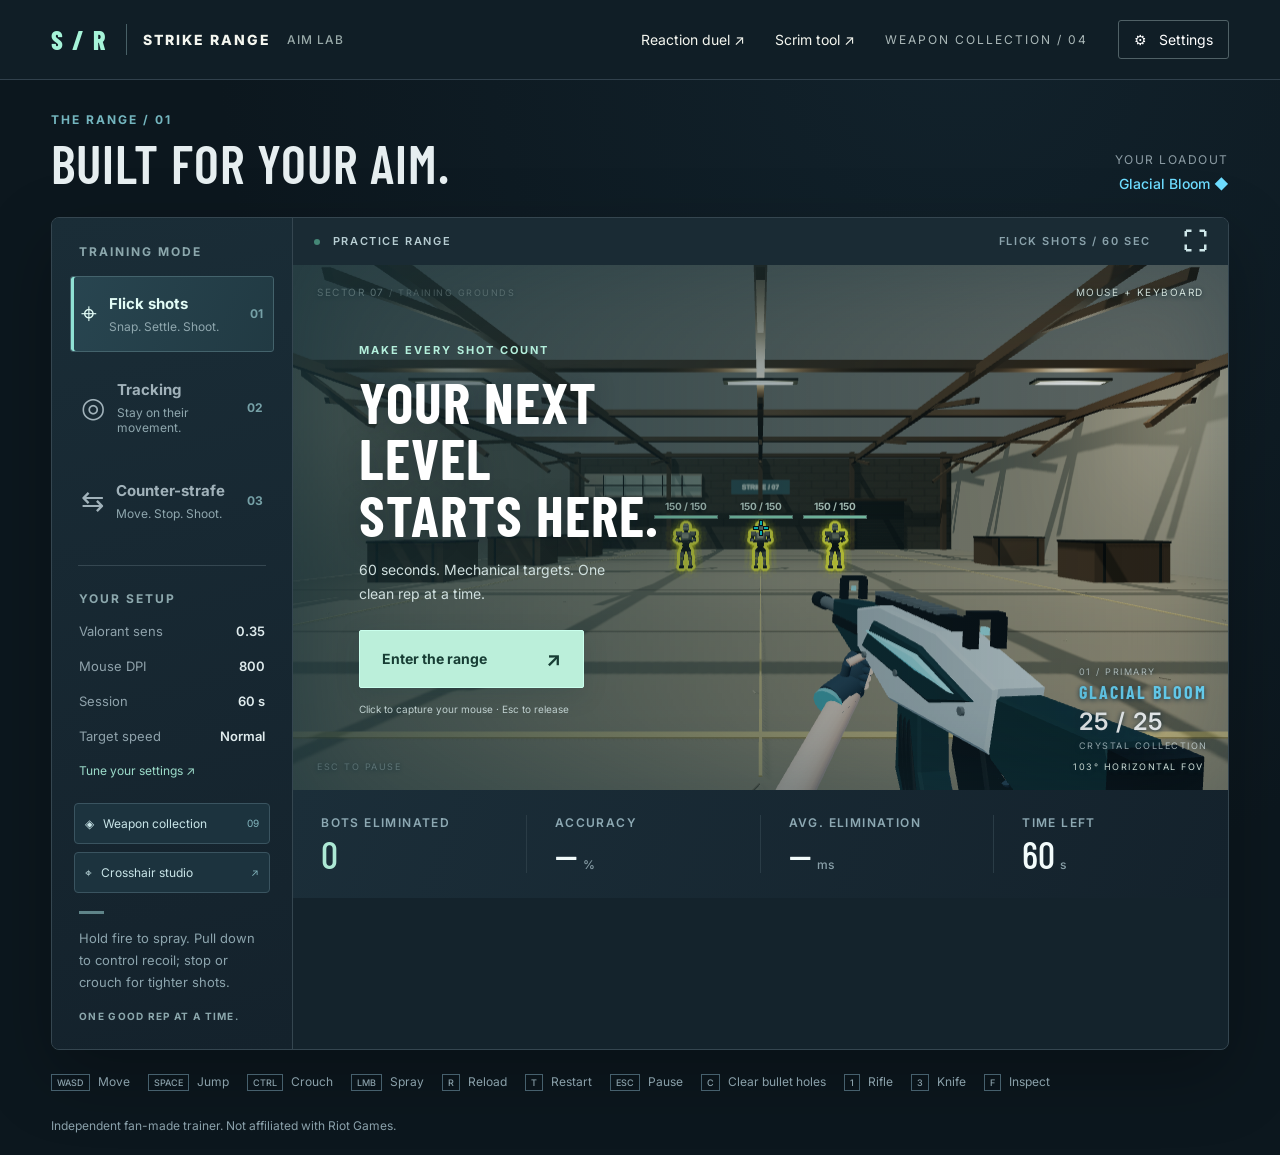
<file: aimtrainer/index.html>
<!doctype html><html lang="en"><head><meta charset="UTF-8"><meta name="viewport" content="width=device-width, initial-scale=1.0"><title>Strike Range — Tactical Aim Training</title><meta name="description" content="Practice tactical flicks and smooth tracking in a 3D range with Valorant sensitivity settings."><link rel="stylesheet" href="style.css"></head><body>
<header><a class="brand" href="./"><span class="mark">S / R</span> STRIKE RANGE<span class="tag">AIM LAB</span></a><div class="top-right" style="flex-wrap:wrap"><a href="../reaction-duel/" style="color:inherit;font-size:14px;text-decoration:none">Reaction duel ↗</a><a href="../" style="color:inherit;font-size:14px;text-decoration:none">Scrim tool ↗</a><span class="desktop-label">WEAPON COLLECTION / 04</span><button id="settingsButton" class="icon-button">⚙ <span>Settings</span></button></div></header>
<main><section class="intro"><div><div class="eyebrow">THE RANGE / 01</div><h1>Built for your aim.</h1></div><div class="session-meta"><span>YOUR LOADOUT</span><strong id="equippedName">Glacial Bloom <i>◆</i></strong></div></section>
<section class="workspace"><aside class="sidebar"><div class="eyebrow">TRAINING MODE</div><button class="mode selected" data-mode="flick"><span class="mode-icon">⌖</span><span><strong>Flick shots</strong><small>Snap. Settle. Shoot.</small></span><b>01</b></button><button class="mode" data-mode="track"><span class="mode-icon">◎</span><span><strong>Tracking</strong><small>Stay on their movement.</small></span><b>02</b></button><button class="mode" data-mode="counter"><span class="mode-icon">⇆</span><span><strong>Counter-strafe</strong><small>Move. Stop. Shoot.</small></span><b>03</b></button><div class="divider"></div><div class="eyebrow">YOUR SETUP</div><dl><div><dt>Valorant sens</dt><dd id="sensDisplay">0.35</dd></div><div><dt>Mouse DPI</dt><dd id="dpiDisplay">800</dd></div><div><dt>Session</dt><dd id="durationDisplay">60 s</dd></div><div><dt>Target speed</dt><dd id="speedDisplay">Normal</dd></div></dl><button class="text-button" id="tuneButton">Tune your settings ↗</button><div class="loadout-actions"><button id="collectionButton">◈ &nbsp; Weapon collection <span>09</span></button><button id="crosshairButton">⌖ &nbsp; Crosshair studio <span>↗</span></button></div><div class="sidebar-bottom"><span class="mini-line"></span><p id="coach">Let the crosshair settle before you click. Clean hits come before speed.</p><span class="eyebrow">ONE GOOD REP AT A TIME.</span></div></aside>
<div class="range-column"><div class="range-toolbar"><span><i class="live-dot"></i> PRACTICE RANGE</span><span id="modeLabel">FLICK SHOTS / 60 SEC</span><button id="fullscreen" aria-label="Toggle fullscreen">⛶</button></div><div id="arena"><canvas id="game" aria-label="3D aim training range"></canvas><div class="arena-vignette"></div><div class="arena-top"><span>SECTOR 07 <small> / TRAINING GROUNDS</small></span><span id="inputState">MOUSE + KEYBOARD</span></div><div id="spreadRing" hidden></div><div id="crosshair"><i></i><b></b></div><div id="jellyPrompt" hidden><b>E</b> Eat the meat jelly</div><div id="dizzyStatus" role="status" hidden></div><div id="movementFeedback" hidden><strong>STRAFE LEFT OR RIGHT</strong><span>Move again for each rep</span></div><div id="hitmarker">×</div><div class="weapon-label"><span id="weaponSlot">01 / PRIMARY</span><strong id="weaponName">GLACIAL BLOOM</strong><b id="ammoCount" class="ammo-count">25 / 25</b><small id="weaponFinish">ROOT COLLECTION · 01</small></div><div class="arena-bottom"><span id="arenaHint">ESC TO PAUSE</span><span>103° HORIZONTAL FOV</span></div><div id="overlay"><div class="start-card"><span class="eyebrow" id="overlayEyebrow">MAKE EVERY SHOT COUNT</span><h2 id="overlayTitle">Your next level<br>starts here.</h2><p id="overlayText">60 seconds. Mechanical targets. One clean rep at a time.</p><button class="primary" id="start">Enter the range <span>↗</span></button><small id="startHint">Click to capture your mouse · Esc to release</small></div></div></div><div class="stats"><div><span id="scoreLabel">BOTS ELIMINATED</span><strong id="score">0</strong></div><div><span id="accuracyLabel">ACCURACY</span><strong id="accuracy">—<small>%</small></strong></div><div><span id="reactionLabel">AVG. REACTION</span><strong id="reaction">—<small>ms</small></strong></div><div><span>TIME LEFT</span><strong id="time">60<small>s</small></strong></div></div></div></section>
<footer><span><b>WASD</b> Move <b>SPACE</b> Jump <b>CTRL</b> Crouch <b>LMB</b> Spray <b>R</b> Reload <b>T</b> Restart <b>ESC</b> Pause <b>C</b> Clear bullet holes <b>1</b> Rifle <b>3</b> Knife <b>F</b> Inspect</span><span>Independent fan-made trainer. Not affiliated with Riot Games.</span></footer><p class="mobile-note">Built for a desktop mouse. Open on a computer to train.</p></main>
<dialog id="settings"><form id="settingsForm"><div class="dialog-heading"><div><span class="eyebrow">MAKE IT YOURS</span><h2>Range settings</h2></div><button type="button" id="closeSettings" aria-label="Close settings">×</button></div><div class="field-grid"><label>Valorant sensitivity<input name="sens" type="number" min="0.001" max="10" step="0.001" required></label><label>Mouse DPI<input name="dpi" type="number" min="50" max="50000" step="1" required></label><label>Bots in range<select name="botCount"><option value="3">3 bots</option><option value="5">5 bots</option><option value="10">10 bots</option></select></label><label>Session length<select name="duration"><option value="30">30 seconds</option><option value="60">60 seconds</option><option value="120">120 seconds</option></select></label><label>Target speed<select name="speed"><option value="0.65">Slow</option><option value="1">Normal</option><option value="1.5">Fast</option></select></label><label>Target hitbox<select name="hitbox"><option value="all">Head + body</option><option value="head">Head only</option></select></label><label>Enemy outline<select name="enemyOutline"><option value="yellow">Yellow</option><option value="red">Red</option><option value="purple">Purple</option></select></label></div><div class="range-toggles"><label class="check"><input type="checkbox" name="infiniteAmmo"> Infinite ammo — no reloads</label><label class="check"><input type="checkbox" name="bulletTrails"> Bullet trails</label></div><label class="check"><input type="checkbox" name="sound"> Shot and hit sounds</label><div class="sensitivity-note"><strong id="cm360">— cm / 360°</strong><p>Uses a 0.07° × sensitivity rotation scale and requests raw mouse input. Keep the same mouse DPI as Valorant. DPI here calculates cm/360; it does not change rotation.</p><p>Browsers and OS input can differ, so an exact match is not guaranteed. Use desktop Chrome or Edge and compare a full 360° turn with your game.</p></div><button type="submit" class="primary">Save settings <span>✓</span></button></form></dialog><dialog id="collection" class="wide-dialog"><div class="dialog-heading"><div><span class="eyebrow">THE ARMORY / RIFLES + BLADES</span><h2>WEAPON COLLECTION</h2></div><button id="closeCollection" aria-label="Close collection">×</button></div><p class="dialog-intro">Choose your finish. Your sensitivity and handling stay the same.</p><section class="knife-loadout"><h3>Blade collection</h3><p>1 Rifle · 3 Knife · F Inspect · Left click Slash</p><div class="field-grid"><label>Knife<select id="knifeType"></select></label><label>Finish<select id="knifeSkin"></select></label></div><button class="primary" id="equipKnife">Equip knife ↗</button><p id="knifeEquipped" role="status">Gilded · Nebula · Inferno · Jade — available for every blade</p></section><div id="skinGrid" class="skin-grid"></div><p class="quiet">Equipped instantly · Saved on this device · All skins included</p></dialog>
<dialog id="crosshairDialog" class="wide-dialog"><div class="dialog-heading"><div><span class="eyebrow">PRECISION / PERSONALIZED</span><h2>Crosshair studio</h2></div><button id="closeCrosshair" aria-label="Close crosshair studio">×</button></div><div class="crosshair-layout"><div><div class="crosshair-preview"><div id="crosshairPreview"></div><span>LIVE PREVIEW · 1:1 PIXELS</span></div><label>Crosshair color<input type="color" id="chColor"></label><label class="check"><input type="checkbox" id="chOutline"> Outlines</label><label class="check"><input type="checkbox" id="chDot"> Center dot</label><label class="check"><input type="checkbox" id="chInner"> Inner lines</label><label class="check"><input type="checkbox" id="chOuter"> Outer lines</label></div><div id="crosshairControls" class="field-grid"></div></div><div class="code-panel"><label for="crosshairCode">Valorant profile code</label><textarea id="crosshairCode" rows="3" placeholder="0;P;c;…" spellcheck="false"></textarea><div class="code-actions"><button id="importCode">Import code</button><button id="exportCode">Export / copy code</button></div><p id="codeStatus" role="status">Supports primary static crosshairs. ADS, sniper, and dynamic error settings are not reproduced. Code exchange has not been verified in the Valorant client.</p></div><button id="saveCrosshair" class="primary">Equip crosshair <span>✓</span></button></dialog><script type="module" src="game.js"></script></body></html>
</file>
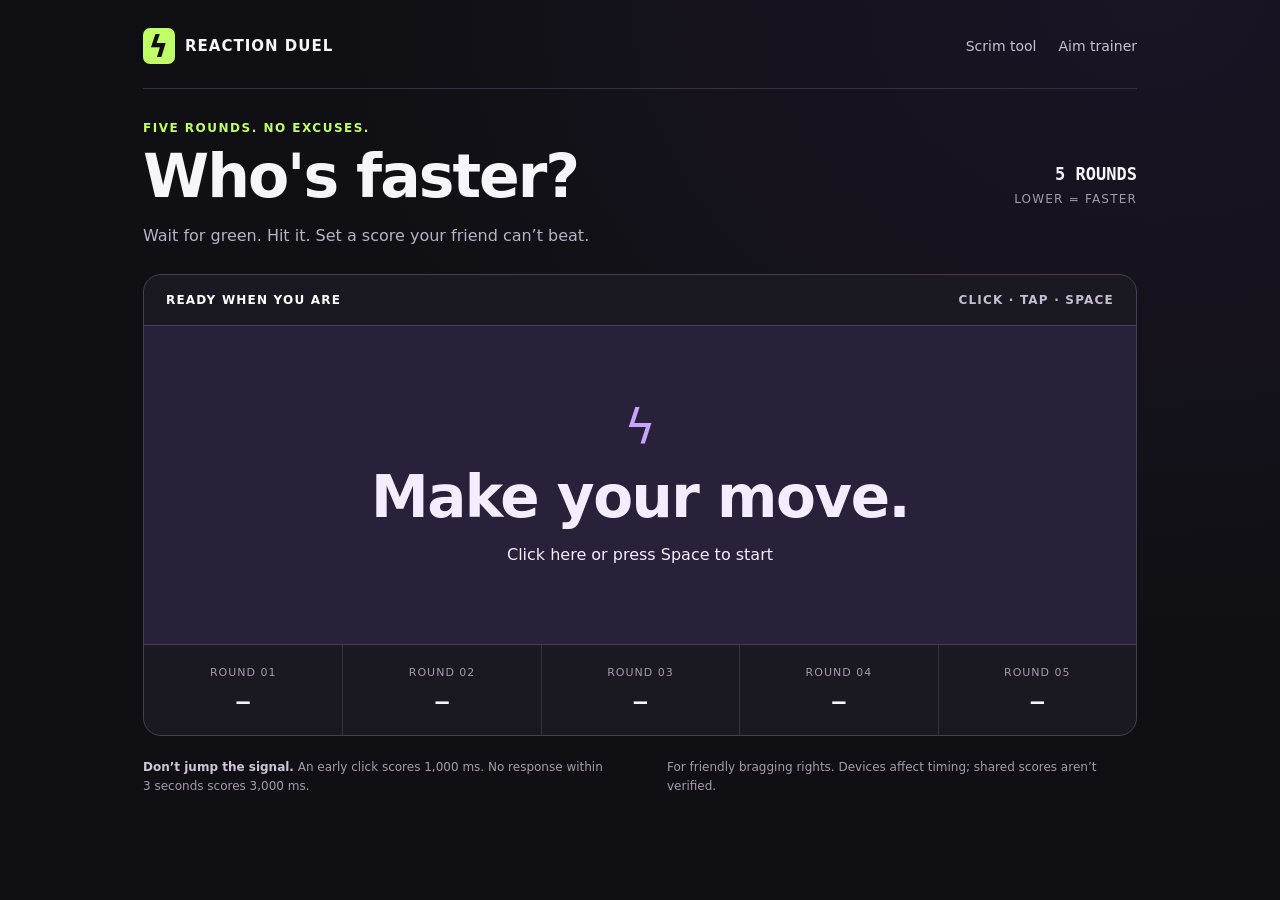
<file: reaction-duel/index.html>
<!doctype html>
<html lang="en"><head><meta charset="UTF-8"><meta name="viewport" content="width=device-width,initial-scale=1"><meta name="description" content="Five rounds. One average. Challenge a friend to beat your reaction time."><title>Reaction Duel · n9cs</title><link rel="icon" href="data:image/svg+xml,%3Csvg xmlns='http://www.w3.org/2000/svg' viewBox='0 0 32 32'%3E%3Crect width='32' height='32' rx='8' fill='%23191624'/%3E%3Cpath d='M18 3 7 18h8l-1 11 12-17h-9z' fill='%23c0ff65'/%3E%3C/svg%3E"><link rel="stylesheet" href="duel.css"><script src="duel.js" defer></script></head>
<body><main><header><a class="brand" href="./"><span class="bolt">ϟ</span> REACTION DUEL</a><nav aria-label="Other tools"><a href="../">Scrim tool</a><a href="../aimtrainer/">Aim trainer</a></nav></header>
<div class="intro"><div><p class="eyebrow">FIVE ROUNDS. NO EXCUSES.</p><h1>Who's faster?</h1><p>Wait for green. Hit it. Set a score your friend can’t beat.</p></div><span class="format">5 ROUNDS<span>LOWER = FASTER</span></span></div>
<aside id="challenge" hidden><span>CHALLENGE ACCEPTED?</span><p>Your friend set <strong id="target"></strong>. Beat their five-round average.</p><a href="./">Clear challenge</a></aside>
<section class="arena" aria-label="Reaction game"><div class="arena-bar"><span id="round-label">READY WHEN YOU ARE</span><span>CLICK · TAP · SPACE</span></div>
<button id="pad" data-state="idle" type="button" aria-describedby="pad-hint"><span class="signal" aria-hidden="true">ϟ</span><strong id="pad-title">Make your move.</strong><span id="pad-hint">Click here or press Space to start</span></button>
<div class="rounds" aria-label="Round results"><div><span>ROUND 01</span><strong id="r0">—</strong></div><div><span>ROUND 02</span><strong id="r1">—</strong></div><div><span>ROUND 03</span><strong id="r2">—</strong></div><div><span>ROUND 04</span><strong id="r3">—</strong></div><div><span>ROUND 05</span><strong id="r4">—</strong></div></div></section>
<section id="results" hidden aria-labelledby="results-title"><div><p class="eyebrow" id="results-title">YOUR FIVE-ROUND AVERAGE</p><p class="average"><strong id="average">—</strong><span>ms</span></p><p id="verdict"></p></div><div class="result-actions"><button class="primary" id="share">Challenge a friend ↗</button><button class="secondary" id="again">Run it back</button><p id="share-status" role="status">Send your score link. Your friend plays on their device.</p><input id="share-link" aria-label="Challenge link to copy" readonly hidden></div></section>
<p id="announcement" class="sr-only" role="status" aria-live="polite"></p>
<footer><p><b>Don’t jump the signal.</b> An early click scores 1,000 ms. No response within 3 seconds scores 3,000 ms.</p><p>For friendly bragging rights. Devices affect timing; shared scores aren’t verified.</p></footer>
</main></body></html>
</file>
<file: aimtrainer/style.css>
@import url('https://fonts.googleapis.com/css2?family=Barlow+Condensed:wght@500;600;700;800&family=Inter:wght@400;500;600;700;800&display=swap');
:root{--ink:#182a30;--muted:#718084;--line:#d9dfdc;--mint:#a6f4d8;--paper:#eef0eb;--cross:#6effd4}*{box-sizing:border-box}body{margin:0;background:var(--paper);color:var(--ink);font-family:Inter,Arial,sans-serif;font-size:14px}button,input,select{font:inherit}button{cursor:pointer}button:focus-visible,a:focus-visible{outline:3px solid #208e80;outline-offset:4px}header{height:80px;padding:0 4%;background:#13282e;color:#f4f6ef;display:flex;align-items:center;justify-content:space-between}.brand{text-decoration:none;color:inherit;display:flex;align-items:center;gap:16px;font-weight:800;letter-spacing:2px}.mark{font-family:'Barlow Condensed',sans-serif;font-size:26px;color:#a6f4d8;border-right:1px solid #486066;padding-right:18px}.tag{font-size:12px;letter-spacing:1px;color:#99aaa9;font-weight:500}.top-right{display:flex;align-items:center;gap:30px}.desktop-label{font-size:12px;letter-spacing:2px;color:#aab8b8}.icon-button{background:none;border:1px solid #506166;color:white;padding:10px 15px;border-radius:3px}.icon-button span{margin-left:8px}main{max-width:1640px;margin:auto;padding:34px 4% 18px}.intro{display:flex;align-items:end;justify-content:space-between;margin-bottom:25px}.eyebrow{font-size:12px;font-weight:700;letter-spacing:2px;color:#6c7b7a}h1{font-family:'Barlow Condensed',Impact,sans-serif;font-size:50px;line-height:1.05;text-transform:uppercase;margin:9px 0 0;letter-spacing:.5px}.session-meta{text-align:right;display:grid;gap:8px}.session-meta>span{font-size:12px;color:var(--muted);letter-spacing:1.5px}.session-meta strong{font-size:14px;font-weight:500}.session-meta i{color:#369faf;font-style:normal;margin-left:12px}.workspace{display:grid;grid-template-columns:240px minmax(0,1fr);border:1px solid #ccd4d0;background:#f9faf5;box-shadow:0 15px 50px #18302d08}.sidebar{padding:26px 18px;display:flex;flex-direction:column}.sidebar>.eyebrow{margin:0 9px 17px}.mode{display:flex;align-items:center;gap:12px;text-align:left;background:none;border:1px solid transparent;width:100%;padding:17px 10px;border-radius:3px;margin-bottom:10px;color:#5b6c6d}.mode.selected{border-color:#bacfc6;background:#e4eee7;color:#172f30;box-shadow:inset 3px 0 #347a69}.mode:hover{background:#eaf0e9}.mode-icon{font-size:28px;font-weight:400}.mode strong{font-size:15px;display:block}.mode small{display:block;font-size:12px;color:#73817e;margin-top:6px}.mode b{font-size:12px;color:#899c92;margin-left:auto}.divider{height:1px;background:var(--line);margin:16px 8px 25px}dl{margin:0 9px}dl div{display:flex;justify-content:space-between;margin-bottom:19px}dt{color:#7d8885;font-size:13px}dd{margin:0;font-size:13px;font-weight:600}.text-button{border:0;background:none;text-align:left;font-size:12px;color:#398071;margin:0 9px;padding:0}.sidebar-bottom{margin:auto 9px 0;padding-top:35px}.sidebar-bottom p{font-size:13px;line-height:1.7;color:#7a8781}.sidebar-bottom .eyebrow{font-size:10px;letter-spacing:1.3px}.mini-line{display:block;width:25px;height:3px;background:#b5c8bd}.range-column{min-width:0;border-left:1px solid #d3dbd6}.range-toolbar{height:47px;background:#e7ece6;display:flex;align-items:center;gap:20px;padding:0 21px;font-size:11px;letter-spacing:1.6px;font-weight:600}.range-toolbar>span:nth-child(2){margin-left:auto;color:#75827a}.range-toolbar button{border:0;background:none;font-size:24px;color:#4c645d;padding:0 0 0 12px}.live-dot{display:inline-block;width:6px;height:6px;background:#458776;border-radius:50%;margin-right:8px}#arena{position:relative;aspect-ratio:16/9;background:#87a7b3;overflow:hidden;isolation:isolate}#arena:fullscreen{width:100vw;height:100vh;aspect-ratio:auto}canvas{display:block;width:100%;height:100%}.arena-vignette{position:absolute;inset:0;pointer-events:none;box-shadow:inset 0 0 90px #19383955}.arena-top,.arena-bottom{position:absolute;left:24px;right:24px;display:flex;justify-content:space-between;pointer-events:none;color:#eaf7ee;font-size:10px;letter-spacing:1.5px;text-shadow:0 1px 4px #102b35}.arena-top{top:21px}.arena-top small{opacity:.6;font-size:9px}.arena-bottom{bottom:18px;font-size:9px}.weapon-label{position:absolute;right:24px;bottom:42px;display:grid;gap:4px;color:#edfcff;pointer-events:none;text-shadow:0 1px 5px #122a38}.weapon-label span,.weapon-label small{font-size:9px;letter-spacing:1.5px;opacity:.7}.weapon-label strong{font-family:'Barlow Condensed',sans-serif;font-size:23px;letter-spacing:2px}#crosshair{position:absolute;top:50%;left:50%;width:14px;height:14px;transform:translate(-50%,-50%);pointer-events:none;filter:drop-shadow(0 0 1px #000)}#crosshair i,#crosshair b{position:absolute;background:var(--cross)}#crosshair i{width:14px;height:2px;top:6px}#crosshair b{height:14px;width:2px;left:6px}#hitmarker{position:absolute;left:50%;top:50%;transform:translate(-50%,-50%);color:white;font-size:35px;opacity:0;pointer-events:none}#overlay{position:absolute;inset:0;background:linear-gradient(90deg,#173239ba,#112b3a15);display:flex;align-items:center;padding:5% 7%}.start-card{color:white;max-width:350px}.start-card .eyebrow{color:#b4efdc;font-size:11px}.start-card h2{font-family:'Barlow Condensed',Impact,sans-serif;font-size:clamp(30px,4.5vw,65px);line-height:.98;text-transform:uppercase;letter-spacing:1px;margin:16px 0}.start-card p{font-size:13px;line-height:1.7;color:#d0e0df;max-width:255px}.primary{display:flex;align-items:center;justify-content:space-between;gap:25px;background:#b6f5d7;color:#173d34;border:0;padding:16px 22px;font-size:14px;font-weight:700;border-radius:2px;min-width:225px;margin-top:24px}.primary:hover{background:#d1ffe7}.primary span{font-size:20px}.start-card>small{display:block;font-size:10px;color:#bfd0cf;margin-top:15px}.stats{display:grid;grid-template-columns:repeat(4,1fr);padding:24px 0}.stats>div{padding:0 28px;border-right:1px solid var(--line)}.stats>div:last-child{border:0}.stats span{font-size:10px;font-weight:600;letter-spacing:1.4px;color:#7e8b85;display:block}.stats strong{display:block;font-family:'Barlow Condensed',sans-serif;font-size:38px;font-weight:500;margin-top:5px;line-height:1}.stats small{font-family:Inter,sans-serif;font-size:12px;color:#8d9991;margin-left:5px}footer{display:flex;justify-content:space-between;gap:20px;margin-top:19px;font-size:10px;color:#85918a}footer b{font-weight:500;border:1px solid #d0d8d0;padding:2px 5px;margin:0 5px 0 15px;font-size:9px}footer b:first-child{margin-left:0}.mobile-note{display:none}dialog{border:1px solid #c9d9cf;border-radius:8px;padding:30px;width:min(540px,94vw);max-height:90vh;overflow:auto;background:#f8faf5;color:var(--ink);box-shadow:0 25px 100px #0007}dialog::backdrop{background:#081e29aa;backdrop-filter:blur(5px)}.dialog-heading{display:flex;justify-content:space-between;align-items:center;margin-bottom:25px}.dialog-heading h2{font-family:'Barlow Condensed',sans-serif;font-size:34px;margin:6px 0}.dialog-heading button{border:0;background:none;font-size:30px;color:#657e73}.field-grid{display:grid;grid-template-columns:1fr 1fr;gap:20px}label{font-size:14px;font-weight:500}input[type=number],select{display:block;width:100%;margin-top:9px;padding:12px 10px;background:#fff;border:1px solid #c7d5ce;border-radius:3px;color:#20362e}.check{display:flex;align-items:center;gap:9px;margin-top:22px}.sensitivity-note{background:#e9f0e9;padding:16px;margin-top:22px;border-left:3px solid #7cae97}.sensitivity-note p{font-size:12px;line-height:1.6;color:#62766d;margin:8px 0 0}.sensitivity-note strong{font-size:16px}dialog .primary{width:100%}[hidden]{display:none!important}@media(min-width:1600px){main{padding-top:50px}.sidebar{padding-top:30px}.workspace{grid-template-columns:260px 1fr}}@media(max-width:1000px){.workspace{grid-template-columns:195px 1fr}.sidebar{padding:20px 10px}.stats>div{padding:0 15px}.sidebar-bottom{display:none}.start-card h2{font-size:40px}.range-toolbar{font-size:9px;gap:10px}.desktop-label{display:none}}@media(max-width:700px){header{height:65px}.tag{display:none}main{padding:24px 4%}.intro{align-items:center}h1{font-size:37px}.session-meta{font-size:11px}.workspace{display:flex;flex-direction:column}.sidebar{display:grid;grid-template-columns:1fr 1fr;padding:10px;gap:8px}.sidebar>.eyebrow,.sidebar dl,.sidebar .divider,.sidebar .text-button{display:none}.mode{margin:0;padding:10px}.mode b{display:none}.range-column{border-left:0}.range-toolbar{padding:0 12px}#arena{aspect-ratio:4/3}.arena-top{left:12px;right:12px;font-size:8px}.arena-top small{display:none}#overlay{padding:25px}.start-card h2{font-size:39px}.start-card p{font-size:12px}.weapon-label{display:none}.stats{padding:20px 0}.stats>div{padding:0 10px}.stats span{font-size:8px;letter-spacing:.6px}.stats strong{font-size:29px}footer{flex-direction:column;font-size:9px;gap:12px}.mobile-note{display:block;font-size:12px;color:#59786a}.field-grid{gap:13px}.brand{font-size:13px;gap:10px}.mark{padding-right:10px;font-size:23px}}
/* Collection update: graphite surfaces, luminous accents, and clearer hierarchy. */
:root{--ink:#e6eef0;--muted:#8c9ca4;--line:#2a3c46;--paper:#0c171e;--skin-accent:#6ddcff}body{background:radial-gradient(ellipse at 75% 0,#1d384755,transparent 55%),#0c171e;color:var(--ink)}header{background:#101e26;border-bottom:1px solid #31414c}main{padding-top:32px}.intro .eyebrow{color:#74b6bf}h1{font-size:53px;font-weight:600;letter-spacing:1px}.session-meta strong{color:var(--skin-accent)}.workspace{background:#14232c;border:1px solid #354650;border-radius:8px;overflow:hidden;box-shadow:0 25px 70px #0004}.sidebar{background:linear-gradient(165deg,#1a2d37,#14222c)}.eyebrow{color:#8ca8ad}.mode{color:#a1b2ba}.mode.selected{background:linear-gradient(110deg,#284550,#213a43);color:#e2fcf6;border-color:#44636c;box-shadow:inset 3px 0 #8fe1d4}.mode:hover{background:#243b45}.mode small{color:#8fa7ae}.mode b{color:#76a1a7}dt{color:#8fa2ab}dd{color:#dfebed}.text-button{color:#9cdcca}.range-column{border-color:#354650}.range-toolbar{background:#1a2b34;color:#b7cdd2}.range-toolbar>span:nth-child(2){color:#8ba3ac}.range-toolbar button{color:#cee7e9}.stats{background:linear-gradient(110deg,#1b2e39,#14222c);padding:25px 0}.stats span{color:#8da9b3}.stats strong{color:#f2fbfb}.stats>div:first-child strong{color:#ade9d5}.stats small{color:#8aa0a9}.sidebar-bottom p{color:#8ca4ad}.sidebar-bottom{padding-top:25px}.divider{background:#354751}.mini-line{background:#5f8489}.loadout-actions{display:grid;gap:8px;margin:25px 4px 0}.loadout-actions button{display:flex;align-items:center;justify-content:space-between;background:#1c333e;color:#c9e5e8;border:1px solid #3a5460;border-radius:4px;padding:12px 10px;font-size:12px;text-align:left}.loadout-actions button:hover{background:#294654;border-color:#7eb7bc}.loadout-actions span{margin-left:auto;font-size:10px;color:#84b7bf}.primary{background:#bbefda;border:1px solid #caffed;box-shadow:0 7px 25px #072e3725}.start-card h2{text-shadow:0 4px 24px #00131f55}.arena-vignette{box-shadow:inset 0 0 100px #12303c66}.start-card p{font-size:14px}.stats span,footer{font-size:12px}footer{color:#8aa0aa;line-height:1.8}footer b{border-color:#46606d}.weapon-label strong{color:var(--skin-accent)}.icon-button:hover{background:#233d49}dialog{color:#e6eef0;background:#172933;border-color:#49616d;box-shadow:0 25px 100px #0009}dialog::backdrop{background:#020a12bb;backdrop-filter:blur(8px)}.dialog-heading button{color:#b9ced3}.wide-dialog{width:min(850px,95vw);padding:32px}.dialog-heading h2{font-size:36px}.dialog-intro{color:#95b0ba;margin-top:-10px;font-size:14px}.skin-grid{display:grid;grid-template-columns:1fr 1fr;gap:18px;margin-top:25px}.skin-card{background:#14212d;border:1px solid #3a505b;border-radius:5px;color:#eff9ff;text-align:left;padding:0;overflow:hidden;transition:transform .16s,border-color .16s}.skin-card:hover{transform:translateY(-3px);border-color:var(--finish)}.skin-card[aria-pressed=true]{border-color:var(--finish);box-shadow:0 0 0 1px var(--finish)}.skin-art{position:relative;min-height:100px;border-bottom:1px solid #2f4350}.skin-art img{display:block;width:100%;aspect-ratio:500/260;object-fit:contain}.skin-art>span{position:absolute;left:15px;top:12px;font-size:9px;letter-spacing:1.4px;color:var(--finish)}.skin-copy{padding:16px}.skin-copy h3{font-family:'Barlow Condensed',sans-serif;letter-spacing:.5px;font-size:26px;margin:0 0 7px}.skin-copy p{font-size:12px;color:#8fa8b5;margin:0 0 18px}.equip-label{font-size:10px;letter-spacing:1.5px;color:var(--finish)}.quiet{color:#8fa8b5;font-size:12px;margin-bottom:0}.field-grid input,.field-grid select{background:#10202a;border-color:#3b5765;color:#e1eff1}label{color:#b9d0d8}input[type=color]{display:block;width:100%;height:38px;background:#10202a;border:1px solid #415967;border-radius:4px;margin-top:10px}input[type=checkbox]{accent-color:#9bddcc}.sensitivity-note{background:#203a43;border-color:#7eb7ae}.sensitivity-note p{color:#a7bfc8}.crosshair-layout{display:grid;grid-template-columns:210px 1fr;gap:28px}.crosshair-preview{position:relative;display:flex;align-items:center;justify-content:center;height:155px;margin-bottom:20px;background:linear-gradient(145deg,#759098,#3f555f);border:1px solid #63838e;border-radius:5px}.crosshair-preview>span{position:absolute;bottom:12px;font-size:9px;letter-spacing:1.4px;color:#d3e4e7}.crosshair-layout .field-grid{gap:12px 16px}.crosshair-layout label{font-size:12px}.crosshair-layout input[type=number]{margin-top:5px;padding:8px 10px}.crosshair-layout .check{margin-top:16px}.code-panel{border-top:1px solid #35505c;margin-top:25px;padding-top:22px}textarea{display:block;width:100%;resize:vertical;background:#0e1e27;border:1px solid #3b5765;border-radius:4px;color:#c4e9e6;padding:12px;margin-top:10px;font:12px/1.6 monospace}.code-actions{display:flex;gap:10px;margin-top:12px}.code-actions button{background:#294753;border:1px solid #4e707d;border-radius:3px;color:#ddf6f5;padding:10px 15px;font-size:13px}#codeStatus{font-size:12px;color:#9db5c0;line-height:1.65}#crosshair{transform:none}#crosshair>span{pointer-events:none}.mobile-note{color:#a5c2c7}@media(max-width:1000px){.sidebar-bottom{display:none}.loadout-actions{margin-top:20px}.stats>div{padding:0 15px}.stats span{font-size:10px;letter-spacing:1px}footer{font-size:10px}}@media(max-width:700px){h1{font-size:35px}.loadout-actions{grid-column:1/-1;grid-template-columns:1fr 1fr;margin:0}.skin-grid{gap:12px}.skin-copy{padding:12px}.skin-copy h3{font-size:22px}.skin-copy p{font-size:11px}.wide-dialog{padding:20px}.dialog-heading h2{font-size:29px}.crosshair-layout{grid-template-columns:1fr;gap:20px}.crosshair-preview{height:130px}.crosshair-layout .field-grid{grid-template-columns:1fr 1fr}.stats span{font-size:8px}.session-meta>span{font-size:10px}.session-meta strong{font-size:12px}.intro{gap:12px}}
/* Game HUD stays above the 3D viewmodels. */
.arena-vignette{z-index:2;pointer-events:none}.arena-top,.arena-bottom,.weapon-label{z-index:3}#crosshair,#hitmarker{z-index:4}#overlay{z-index:5}.skin-art{background:radial-gradient(ellipse at 55% 60%,#324451,#13222f 75%);overflow:hidden}.skin-art img{height:auto;aspect-ratio:3/2;object-fit:contain;transition:transform .2s}.skin-card:hover .skin-art img{transform:scale(1.035)}.skin-art>span{z-index:2;text-shadow:0 1px 5px #000}.brand{font-size:14px}.start-card h2{font-size:clamp(32px,4.5vw,65px)}@media(max-width:700px){.brand{font-size:11px;letter-spacing:1px}}

.weapon-label{bottom:39px;right:20px}.weapon-label strong{font-size:18px}
.ammo-count{font-size:24px;color:#fff;letter-spacing:1px;font-weight:600}.bot-health{position:absolute;z-index:3;transform:translate(-50%,-100%);width:64px;text-align:center;color:#e9ffef;font-size:10px;font-weight:700;pointer-events:none;text-shadow:0 1px 3px #000}.bot-health i{display:block;height:4px;background:#172d28;border:1px solid #b4e5ca88;margin-top:3px}.bot-health i b{display:block;height:100%;background:#9efbd0}.bot-health strong{position:absolute;top:-25px;left:0;right:0;font-size:18px;color:#ffe9a0}footer>span:first-child{line-height:2.2}footer{flex-wrap:wrap}
.range-toggles{margin-top:22px;padding:0 16px 16px;background:#20343e;border:1px solid #3b5360;border-radius:4px}.range-toggles .check{margin-top:16px}
#jellyPrompt{position:absolute;left:50%;bottom:22%;transform:translateX(-50%);z-index:4;color:#efffd9;background:#1d302cee;border:1px solid #b9d594;padding:12px 18px;border-radius:4px;font-size:14px;pointer-events:none;white-space:nowrap}#jellyPrompt b{border:1px solid #d2e6a7;padding:3px 7px;margin-right:8px}#dizzyStatus{position:absolute;top:54px;left:50%;transform:translateX(-50%);z-index:4;padding:9px 14px;background:#20352dec;color:#e2ffa2;border:1px solid #abc37e;border-radius:4px;font-size:12px;letter-spacing:1px;pointer-events:none}.dizzy #game{filter:blur(.8px) saturate(.65)}.dizzy .arena-vignette{box-shadow:inset 0 0 100px #769b4266}@media(prefers-reduced-motion:reduce){.dizzy #game{filter:saturate(.65)}}
#movementFeedback{position:absolute;left:50%;bottom:12%;transform:translateX(-50%);z-index:4;background:#15282fee;border:1px solid #689998;border-radius:4px;padding:11px 18px;text-align:center;color:#d8eeee;pointer-events:none;white-space:nowrap}#movementFeedback strong{font-size:13px;letter-spacing:1px;display:block}#movementFeedback span{font-size:11px;color:#a4b9be;display:block;margin-top:6px}#movementFeedback[data-state=ready]{border-color:#8ff0b9;color:#b8ffd8}#movementFeedback[data-state=bad]{border-color:#f2b176;color:#ffd3a6}.sidebar-bottom{padding-top:18px}@media(max-width:700px){.sidebar .mode[data-mode=counter]{grid-column:1/-1}.sidebar .loadout-actions{grid-column:1/-1}#movementFeedback{bottom:10%;padding:8px 12px}#movementFeedback strong{font-size:10px}#movementFeedback span{font-size:9px}}

#spreadRing{position:absolute;left:50%;top:50%;transform:translate(-50%,-50%);border:1px solid #ffce8e;border-radius:50%;pointer-events:none;z-index:4;transition:width .08s,height .08s}.knife-loadout{padding:22px;margin:20px 0;background:linear-gradient(120deg,#263648,#24253c);border:1px solid #696083;border-radius:6px}.knife-loadout h3{font-size:24px;margin:0}.knife-loadout p{font-size:14px;color:#c9c4db}.knife-loadout .primary{margin-top:18px}.knife-loadout select{min-height:42px}
</file>
<file: reaction-duel/duel.css>
:root{color-scheme:dark;font-family:Inter,ui-sans-serif,system-ui,-apple-system,sans-serif;background:#101014;color:#f6f5fa}*{box-sizing:border-box}body{margin:0;background:radial-gradient(ellipse at 90% 0,#35205444,transparent 50%);min-height:100vh}main{max-width:1050px;margin:auto;padding:28px 28px 32px}a{color:inherit}header{display:flex;align-items:center;justify-content:space-between;gap:20px;padding-bottom:24px;border-bottom:1px solid #34313d}.brand{display:flex;align-items:center;gap:10px;text-decoration:none;font-weight:850;letter-spacing:1px;font-size:15px}.bolt{display:grid;place-items:center;color:#101014;background:#c0ff65;width:32px;height:36px;border-radius:7px;font-size:30px}nav{display:flex;gap:22px;font-size:14px}nav a{color:#c8c3d4;text-decoration:none}nav a:hover{color:#c0ff65}.intro{display:flex;justify-content:space-between;align-items:center;gap:20px;margin:32px 0 26px}.eyebrow{font-size:12px;color:#c0ff65;font-weight:750;letter-spacing:1.5px;margin:0 0 10px}h1{font-size:clamp(36px,6vw,60px);letter-spacing:-2px;line-height:1.05;margin:0;font-weight:850}.intro p:last-child{font-size:16px;color:#b8b2c4;line-height:1.5;margin-bottom:0}.format{text-align:right;font:700 17px ui-monospace,monospace;white-space:nowrap}.format span{display:block;font:500 12px ui-sans-serif,system-ui;letter-spacing:1.2px;color:#a39baa;margin-top:8px}.arena{border:1px solid #45404f;border-radius:18px;overflow:hidden;background:#1a1820}.arena-bar{display:flex;justify-content:space-between;gap:14px;padding:18px 22px;font-size:12px;font-weight:650;letter-spacing:1.2px;color:#c6bed4}.arena-bar span:first-child{color:#fff}button,input{font:inherit}button{cursor:pointer}#pad{width:100%;min-height:320px;border:0;border-block:1px solid #4b3d66;background:#292039;color:#f5edff;display:flex;flex-direction:column;align-items:center;justify-content:center;gap:13px;padding:28px 20px;touch-action:manipulation;user-select:none;-webkit-user-select:none}#pad .signal{font-size:48px;line-height:1;color:#c7a6ff}#pad-title{font-size:clamp(32px,5vw,58px);font-weight:850;letter-spacing:-1.5px;line-height:1.15}#pad-hint{font-size:16px;line-height:1.5}#pad[data-state=waiting]{background:#482026;border-color:#723640;color:#fff0f2}#pad[data-state=waiting] .signal{color:#ff8e9e}#pad[data-state=go]{background:#c0ff65;color:#18220c;border-color:#c0ff65}#pad[data-state=go] .signal{color:#18220c}#pad[data-state=early]{background:#4a321b;color:#ffe6ad;border-color:#735333}#pad[data-state=result],#pad[data-state=done]{background:#222c25;border-color:#3c5141}#pad[data-state=result] .signal,#pad[data-state=done] .signal{color:#c0ff65}button:focus-visible,a:focus-visible,input:focus-visible{outline:3px solid #d5b9ff;outline-offset:5px}#pad:focus-visible{outline-offset:-7px}.rounds{display:grid;grid-template-columns:repeat(5,1fr)}.rounds>div{padding:21px 8px;text-align:center}.rounds>div+div{border-left:1px solid #34313d}.rounds span{display:block;font-size:11px;color:#a49aae;letter-spacing:1px;margin-bottom:10px}.rounds strong{font:600 22px ui-monospace,monospace}.rounds strong.penalty{color:#ffc075}#results{display:grid;grid-template-columns:1fr 1fr;gap:30px;margin-top:20px;background:#1c1922;border:1px solid #49404f;border-radius:16px;padding:27px}.average{margin:0;line-height:1.1}.average strong{font:750 64px ui-monospace,monospace;letter-spacing:-3px}.average span{font-size:20px;color:#aca3b9;margin-left:10px}#verdict{font-size:16px;line-height:1.5;color:#c2b9cc;margin-bottom:0}.result-actions{display:flex;flex-direction:column;gap:10px;justify-content:center}.primary,.secondary{border-radius:9px;padding:15px;font-weight:700;font-size:15px}.primary{border:0;background:#c0ff65;color:#19200d}.primary:hover{background:#d2ff94}.secondary{border:1px solid #5d5368;background:transparent;color:#ece5f6}.secondary:hover{background:#332b3e}#share-status{font-size:12px;line-height:1.5;color:#b4a9c0;margin:3px 0 0}#share-link{width:100%;padding:10px;background:#101014;border:1px solid #71617f;color:#fff;border-radius:6px}aside{margin-bottom:20px;border:1px solid #776091;background:#30233e;border-radius:12px;padding:16px 20px}aside>span{font-size:12px;font-weight:700;letter-spacing:1.2px;color:#d8b9ff}aside p{font-size:16px;line-height:1.5;margin:8px 0}aside a{font-size:12px;color:#c8b9d7}footer{display:flex;justify-content:space-between;gap:40px;color:#a59bac;font-size:12px;line-height:1.6;margin-top:22px}footer p{max-width:470px;margin:0}footer b{color:#d0c6d7}.sr-only{position:absolute;width:1px;height:1px;padding:0;margin:-1px;overflow:hidden;clip:rect(0,0,0,0);white-space:nowrap;border:0}[hidden]{display:none!important}@media(max-width:620px){main{padding:20px 16px}header{align-items:flex-start}nav{gap:10px;flex-direction:column;font-size:13px}.intro{margin-top:26px}.format{display:none}#pad{min-height:290px}.arena-bar{font-size:10px;padding:15px 12px;letter-spacing:.7px}.rounds strong{font-size:17px}.rounds span{font-size:9px;letter-spacing:.4px}.rounds>div{padding:18px 3px}#results{grid-template-columns:1fr;gap:20px;padding:22px}footer{flex-direction:column;gap:10px}.average strong{font-size:56px}}
</file>
